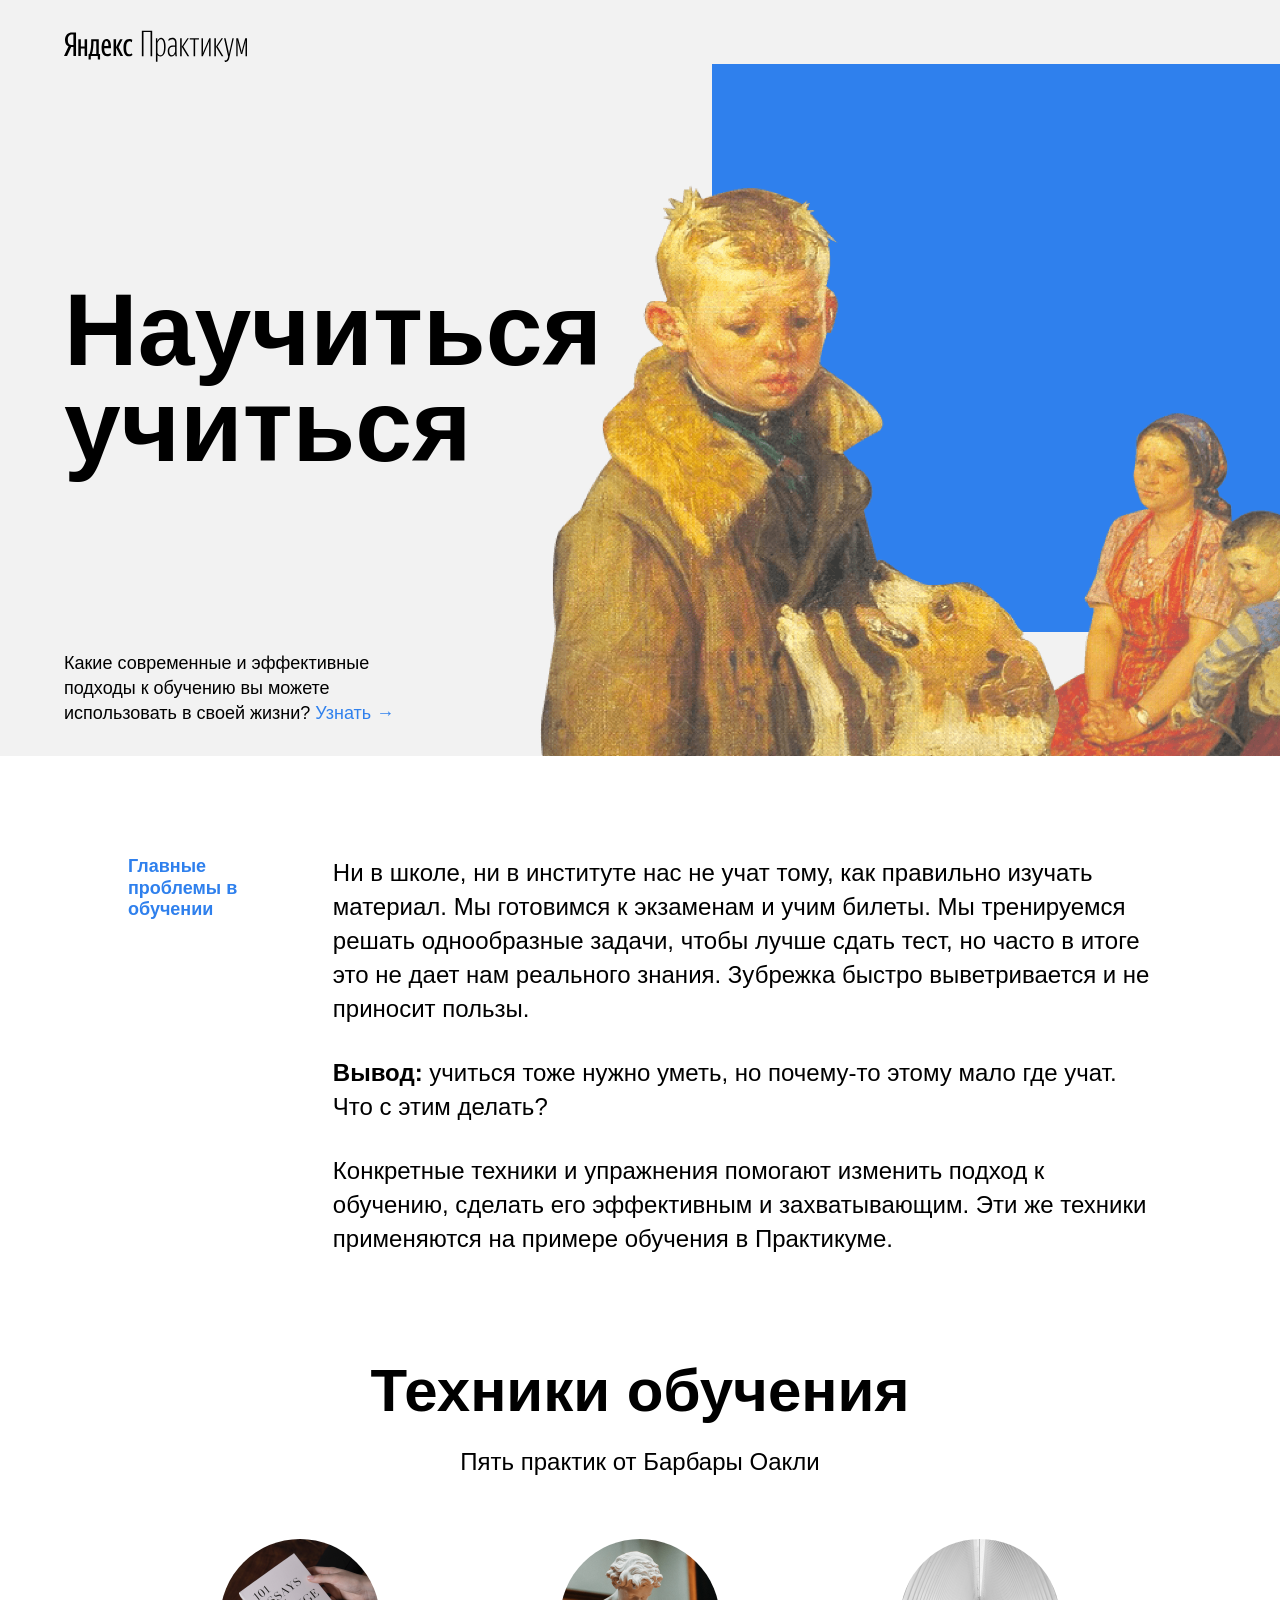
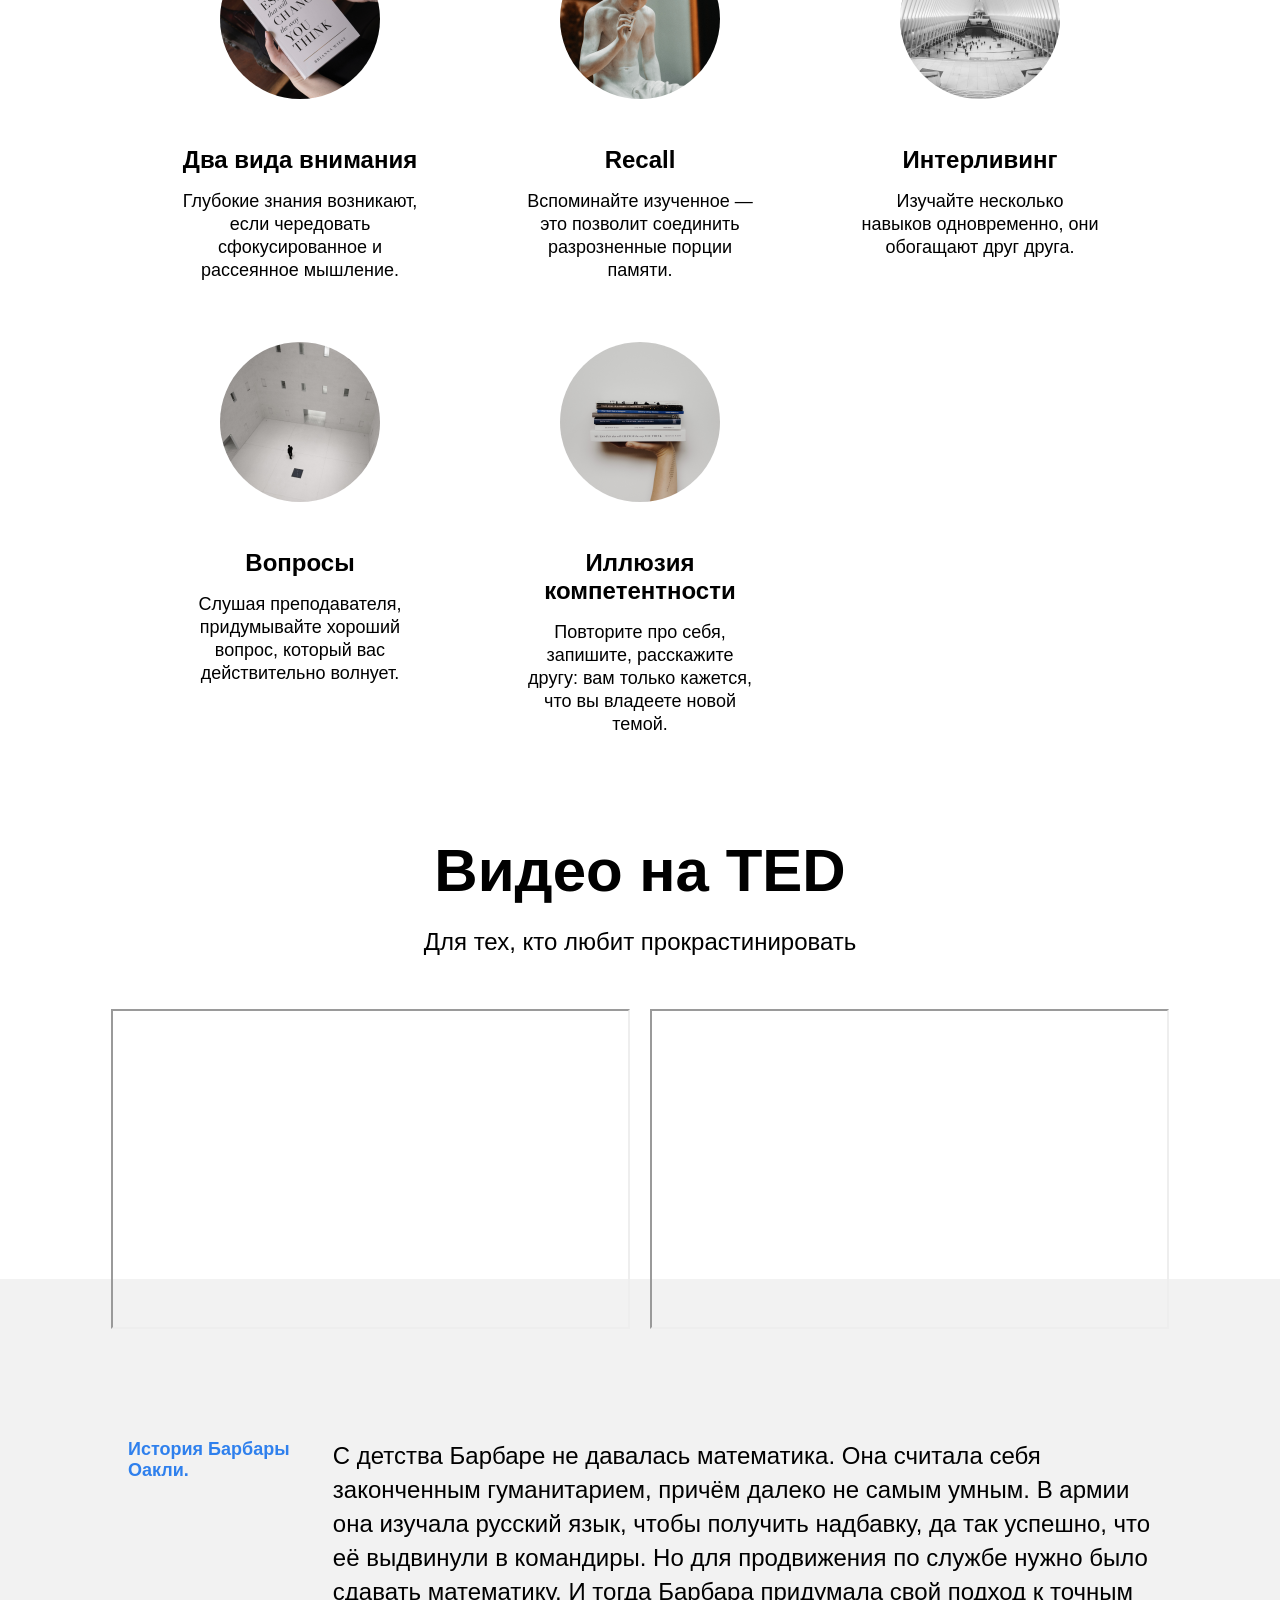
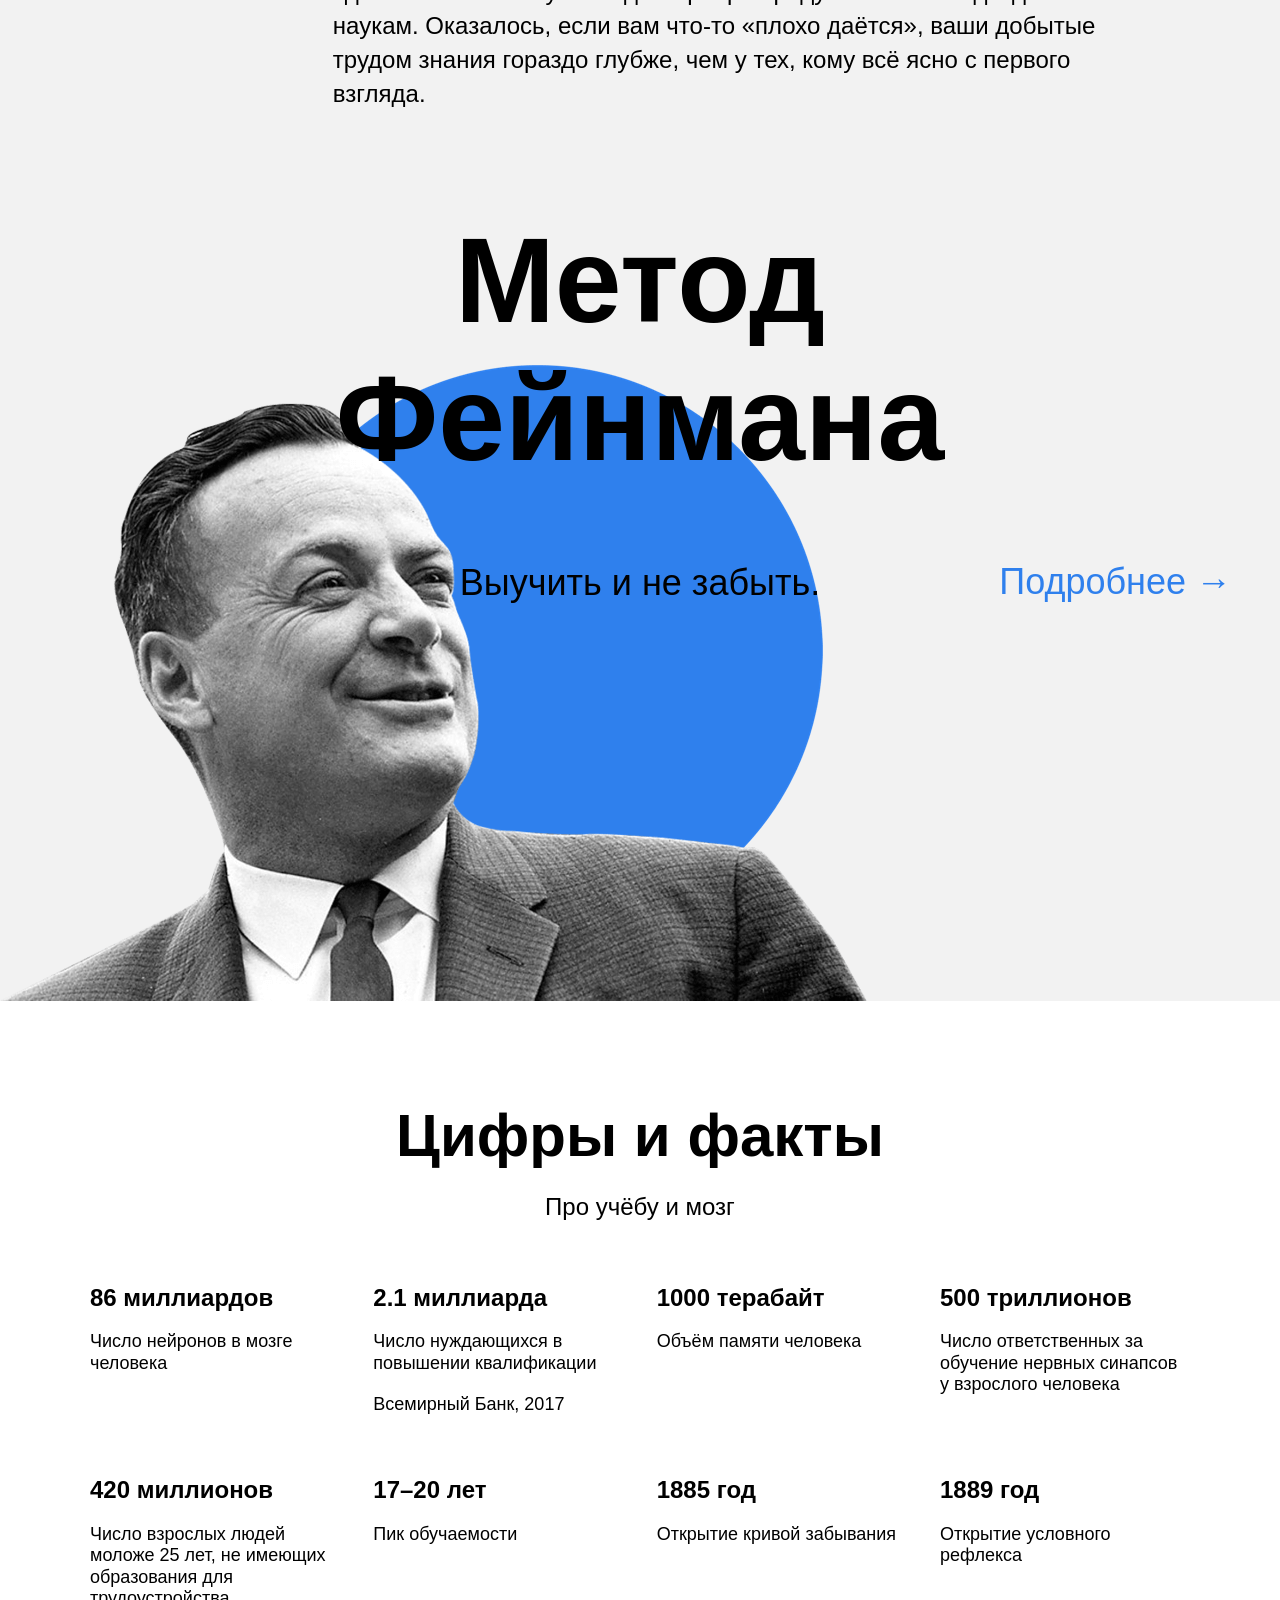
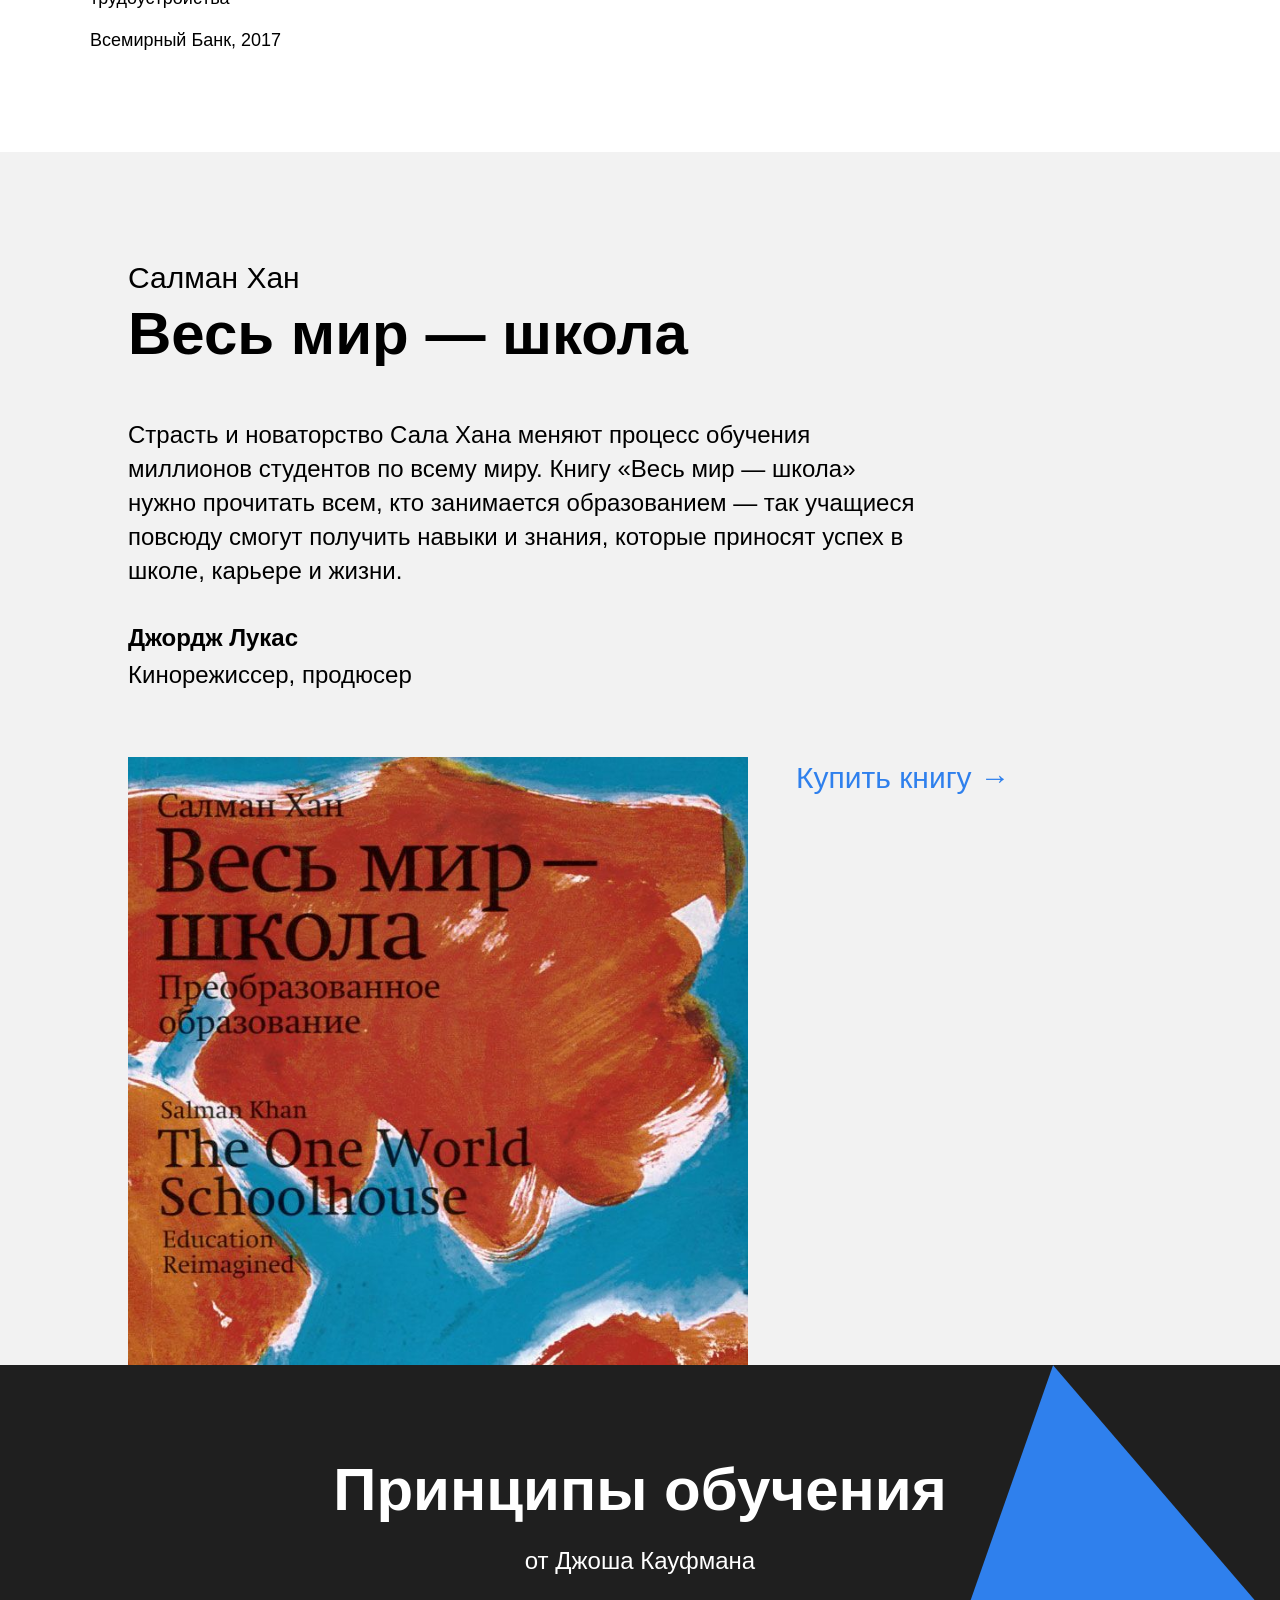
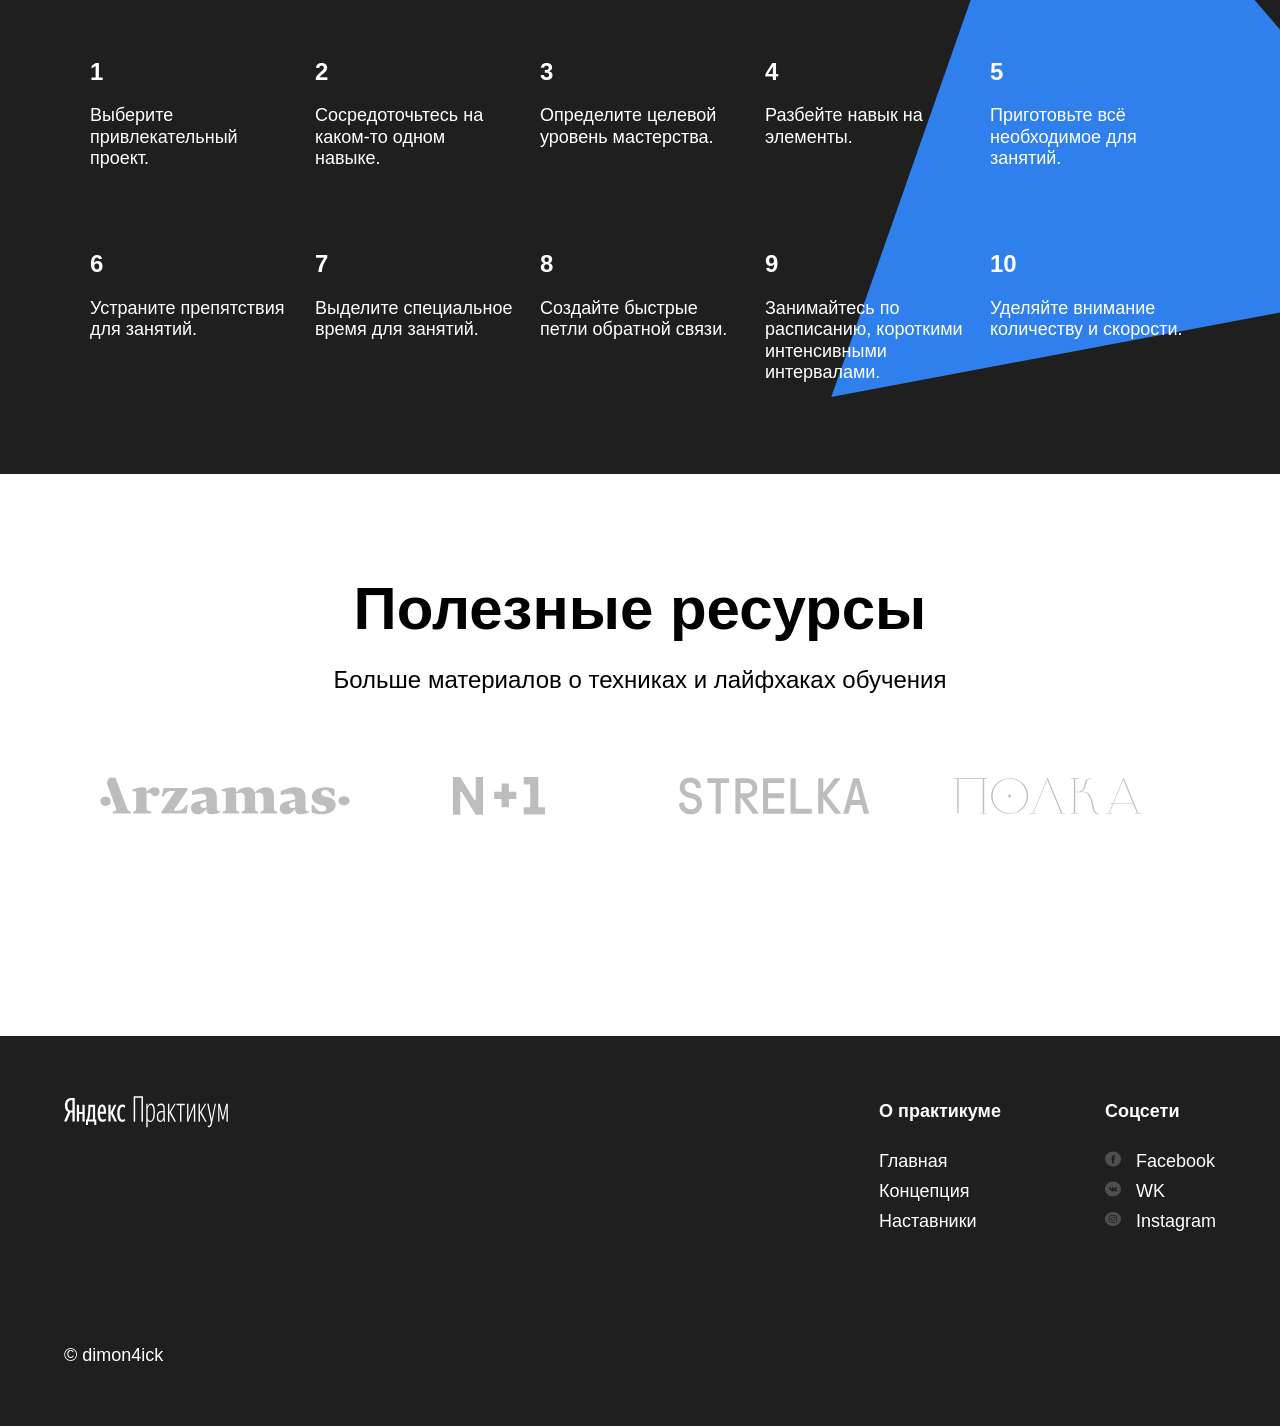
<file: index.html>
<!DOCTYPE html>
<html lang="ru">

<head>
    <link rel="stylesheet" href="pages/index.css">
    <meta charset="UTF-8">
    <meta name="viewport" content="width=device-width, initial-scale=1.0">
    <title>Научиться учиться</title>
</head>

<body>
    <div class="page">
        <header class="header">
            <img src="images/logo.svg" class="logo logo_place_header" alt="Лого яндекс практикум">
            <h1 class="header__title">Научиться учиться</h1>
            <p class="header__subtitle">Какие современные и эффективные подходы к обучению вы можете использовать в
                своей жизни?<a class="header__link"> Узнать &rarr;</a></p>
            <img src="\images\two_again.png" class="header__main-illustration" alt="Опять двойка">
            <div class="header__square-pic rotation"></div>
        </header>
        <main class="content">
            <section class="description">
                <div class="two-columns">
                    <h3 class="two-columns__brief">
                        Главные проблемы в обучении
                    </h3>
                    <div class="two-columns__main-text">
                        <p class="two-columns__paragraph">Ни в школе, ни в институте нас не учат тому, как правильно
                            изучать материал. Мы готовимся к экзаменам и учим билеты. Мы тренируемся решать однообразные
                            задачи, чтобы лучше сдать тест, но часто в итоге это не дает нам реального знания. Зубрежка
                            быстро выветривается и не приносит пользы.</p>
                        <p class="two-columns__paragraph">
                            <span class="two-columns__span-accent">Вывод:</span> учиться тоже нужно уметь, но почему-то
                            этому мало где учат. Что с этим делать?
                        </p>
                        <p class="two-columns__paragraph">Конкретные техники и упражнения помогают изменить подход к
                            обучению, сделать его эффективным и захватывающим. Эти же техники применяются на примере
                            обучения в Практикуме.</p>
                    </div>
                </div>
            </section>
            <section class="techniques">
                <h2 class="section-title">Техники обучения</h2>
                <p class="section-subtitle">Пять практик от Барбары Оакли</p>
                <ul class="cards">
                    <li class="cards__item">
                        <img class="cards__image" src="images/cards-attention.png"
                            alt="Книга:'101 эссе которые поменяют ваш ход мыслей'">
                        <h3 class="cards__title">Два вида внимания</h3>
                        <p class="cards__description">Глубокие знания возникают, если чередовать сфокусированное и
                            рассеянное мышление.</p>
                    </li>
                    <li class="cards__item">
                        <img class="cards__image" src="images/cards-recall.png" alt="статуя курит">
                        <h3 class="cards__title">Recall</h3>
                        <p class="cards__description">Вспоминайте изученное — это позволит соединить разрозненные порции
                            памяти.</p>
                    </li>
                    <li class="cards__item">
                        <img class="cards__image" src="images/cards-interliving.png" alt="корабль или мост">
                        <h3 class="cards__title">Интерливинг</h3>
                        <p class="cards__description">Изучайте несколько навыков одновременно, они обогащают друг друга.
                        </p>
                    </li>
                    <li class="cards__item">
                        <img class="cards__image" src="images/cards-question.png" alt="???">
                        <h3 class="cards__title">Вопросы</h3>
                        <p class="cards__description">Слушая преподавателя, придумывайте хороший вопрос, который вас
                            действительно волнует.</p>
                    </li>
                    <li class="cards__item">
                        <img class="cards__image" src="images/cards-competence.png" alt="стопка книг">
                        <h3 class="cards__title">Иллюзия компетентности</h3>
                        <p class="cards__description">Повторите про себя, запишите, расскажите другу: вам только
                            кажется, что вы владеете новой темой.</p>
                    </li>
                </ul>
            </section>
            <section class="video">
                <h2 class="section-title">Видео нa TED</h2>
                <p class="section-subtitle">Для тех, кто любит прокрастинировать</p>
                <div class="video__iframes">
                    <iframe src="https://www.youtube.com/watch?v=arj7oStGLkU" class="video__iframe"></iframe>
                    <iframe src="https://www.youtube.com/watch?v=5MgBikgcWnY" class="video__iframe"></iframe>
                </div>
            </section>
            <section class="oakley">
                <div class="two-columns">
                    <h3 class="two-columns__brief">
                        История Барбары Оакли.
                    </h3>
                    <div class="two-columns__main-text">
                        <p class="two-columns__paragraph">С детства Барбаре не давалась математика. Она считала себя
                            законченным гуманитарием, причём далеко не самым умным. В армии она изучала русский язык,
                            чтобы получить надбавку, да так успешно, что её выдвинули в командиры. Но для продвижения по
                            службе нужно было сдавать математику. И тогда Барбара придумала свой подход к точным наукам.
                            Оказалось, если вам что-то «плохо даётся», ваши добытые трудом знания гораздо глубже, чем у
                            тех, кому всё ясно с первого взгляда.</p>
                    </div>
                </div>
            </section>
            <section class="feynman">
                <h2 class="feynman__title">Метод Фейнмана</h2>
                <p class="feynman__subtitle">Выучить и не забыть.</p>
                <a class="feynman__link">Подробнее &rarr;</a>
                <img src="images/feinman.png" alt="Фенйман" class="feynman__image">
            </section>
            <section class="digits">
                <h2 class="section-title">Цифры и факты</h2>
                <p class="section-subtitle">Про учёбу и мозг</p>
                <ul class="table">
                    <li class="table__cell">
                        <h3 class="table__heading">86 миллиардов</h3>
                        <p class="table__text">Число нейронов в мозге человека</p>
                    </li>
                    <li class="table__cell">
                        <h3 class="table__heading">2.1 миллиарда</h3>
                        <p class="table__text">Число нуждающихся в повышении квалификации</p>
                        <p class="table__text">Всемирный Банк, 2017</p>
                    </li>
                    <li class="table__cell">
                        <h3 class="table__heading">1000 терабайт</h3>
                        <p class="table__text">Объём памяти человека</p>
                    </li>
                    <li class="table__cell">
                        <h3 class="table__heading">500 триллионов</h3>
                        <p class="table__text">Число ответственных за обучение нервных синапсов у взрослого
                            человека</p>
                    </li>
                    <li class="table__cell">
                        <h3 class="table__heading">420 миллионов</h3>
                        <p class="table__text">Число взрослых людей моложе 25 лет, не имеющих образования
                            для трудоустройства</p>
                        <p class="table__text">Всемирный Банк, 2017</p>
                    </li>
                    <li class="table__cell">
                        <h3 class="table__heading">17–20 лет</h3>
                        <p class="table__text">Пик обучаемости</p>
                    </li>
                    <li class="table__cell">
                        <h3 class="table__heading">1885 год</h3>
                        <p class="table__text">Открытие кривой забывания</p>
                    </li>
                    <li class="table__cell">
                        <h3 class="table__heading">1889 год</h3>
                        <p class="table__text">Открытие условного рефлекса</p>
                    </li>
                </ul>
            </section>
            <section class="khan">
                <div class="khan__container">
                    <h3 class="khan__author">Салман Хан</h3>
                    <p class="khan__title">Весь мир — школа</p>
                    <p class="khan__quote">Страсть и новаторство Сала Хана меняют процесс обучения миллионов студентов
                        по всему миру. Книгу «Весь мир — школа» нужно прочитать всем, кто занимается образованием — так
                        учащиеся повсюду смогут получить навыки и знания, которые приносят успех в школе, карьере и
                        жизни.</p>
                    <p class="khan__quote-author">Джордж Лукас</p>
                    <p class="khan__quote-author-subline">Кинорежиссер, продюсер</p>
                    <div class="khan__book-container">
                        <img class="khan__book-pic" src="images/khan-book.jpg" alt="книга: 'Весь мир — школа'">
                        <a class="khan__buy-link">Купить книгу &rarr;</a>
                    </div>
                </div>
            </section>
            <section class="kaufman">
                <h2 class="section-title section-title_theme_dark">Принципы обучения</h2>
                <p class="section-subtitle section-subtitle_theme_dark">от Джоша Кауфмана</p>
                <ul class="table table_theme_dark">
                    <li class="table__cell table__cell_theme_dark">
                        <h3 class="table__heading table__heading_theme_dark">1</h3>
                        <p class="table__text table__text_theme_dark">Выберите привлекательный проект.</p>
                    </li>
                    <li class="table__cell table__cell_theme_dark">
                        <h3 class="table__heading table__heading_theme_dark">2</h3>
                        <p class="table__text table__text_theme_dark">Сосредоточьтесь на каком-то одном навыке.</p>
                    </li>
                    <li class="table__cell table__cell_theme_dark">
                        <h3 class="table__heading table__heading_theme_dark">3</h3>
                        <p class="table__text table__text_theme_dark">Определите целевой уровень мастерства.</p>
                    </li>
                    <li class="table__cell table__cell_theme_dark">
                        <h3 class="table__heading table__heading_theme_dark">4</h3>
                        <p class="table__text table__text_theme_dark">Разбейте навык на элементы.</p>
                    </li>
                    <li class="table__cell table__cell_theme_dark">
                        <h3 class="table__heading table__heading_theme_dark">5</h3>
                        <p class="table__text table__text_theme_dark">Приготовьте всё необходимое для занятий.</p>
                    </li>
                    <li class="table__cell table__cell_theme_dark">
                        <h3 class="table__heading table__heading_theme_dark">6</h3>
                        <p class="table__text table__text_theme_dark">Устраните препятствия для занятий.</p>
                    </li>
                    <li class="table__cell table__cell_theme_dark">
                        <h3 class="table__heading table__heading_theme_dark">7</h3>
                        <p class="table__text table__text_theme_dark">Выделите специальное время для занятий.</p>
                    </li>
                    <li class="table__cell table__cell_theme_dark">
                        <h3 class="table__heading table__heading_theme_dark">8</h3>
                        <p class="table__text table__text_theme_dark">Создайте быстрые петли обратной связи.</p>
                    </li>
                    <li class="table__cell table__cell_theme_dark">
                        <h3 class="table__heading table__heading_theme_dark">9</h3>
                        <p class="table__text table__text_theme_dark">Занимайтесь по расписанию, короткими
                            интенсивными интервалами.</p>
                    </li>
                    <li class="table__cell table__cell_theme_dark">
                        <h3 class="table__heading table__heading_theme_dark">10</h3>
                        <p class="table__text table__text_theme_dark">Уделяйте внимание количеству и скорости.</p>
                    </li>
                </ul>
                <div src="images/triangle.svg" class="kaufman__image rotation"></div>
            </section>
            <section class="resources">
                <h2 class="section-title">Полезные ресурсы</h2>
                <p class="section-subtitle">Больше материалов о техниках и лайфхаках обучения</p>
                <div class="resources__logo-zone">
                    <a url="#" class="resources__link"><img src="images/resources-arzamas.svg" class="resources__logo"></a>
                    <a url="#" class="resources__link"><img src="images/resources-n1.svg" class="resources__logo"></a>
                    <a url="#" class="resources__link"><img src="images/resources-strelka.svg" class="resources__logo"></a>
                    <a url="#" class="resources__link"><img src="images/resources-polka.svg" class="resources__logo"></a>
                </div>
            </section>
        </main>

        <footer class="footer">
            <div class="footer__columns">
                <div class="footer__column footer__column_content_copyright">
                    <img src="images/logo_white.svg" class="logo logo_place_footer" alt="Лого яндекс практикум">
                    <p class="footer__author">&copy; dimon4ick</p>
                </div>
                <nav class="footer__column footer__column_content_info">
                    <h3 class="footer__column-heading">О практикуме</h3>
                    <ul class="footer__column-links">
                        <li class="footer__column-links-item"><a class="footer__column-link">Главная</a></li>
                        <li class="footer__column-links-item"><a class="footer__column-link">Концепция</a></li>
                        <li class="footer__column-links-item"><a class="footer__column-link">Наставники</a></li>
                    </ul>
                </nav>
                <div class="footer__column footer__column_content_social">
                    <h3 class="footer__column-heading">Соцсети</h3>
                    <ul class="footer__column-links">
                        <li class="footer__column-links-item"><a class="footer__column-link">
                                <img src="images/facebook_white.svg" class="footer__social-icon">
                                Facebook
                            </a></li>
                        <li class="footer__column-links-item"><a class="footer__column-link">
                                <img src="images/vk_white.svg" class="footer__social-icon">
                                WK
                            </a></li>
                        <li class="footer__column-links-item"><a class="footer__column-link">
                                <img src="images/instagram_white.svg" class="footer__social-icon">
                                Instagram
                            </a></li>
                    </ul>
                </div>
            </div>
        </footer>
    </div>
</body>

</html>
</file>
<file: pages/index.css>
@import url(../blocks/root/root.css);

@import url(../styles/normalize.css);

@import url(../blocks/footer/footer.css);

@import url(../blocks/feynman/feynman.css);

@import url(../blocks/table/table.css);

@import url(../blocks/kaufman/kaufman.css);

@import url(../blocks/two-columns/two-columns.css);

@import url(../blocks/header/header.css);

@import url(../blocks/techniques/techniques.css);

@import url(../blocks/video/video.css);

@import url(../blocks/oakley/oakley.css);

@import url(../blocks/khan/khan.css);

@import url(../blocks/resources/resources.css);

@import url(../blocks/section-subtitle/section-subtitle.css);

@import url(../blocks/section-title/section-title.css);

@import url(../blocks/cards/cards.css);

@import url(../blocks/rotation/rotation.css);

@import url(../blocks/logo/logo.css);

@import url(../blocks/digits/digits.css);

@import url(../blocks/description/description.css);
</file>
